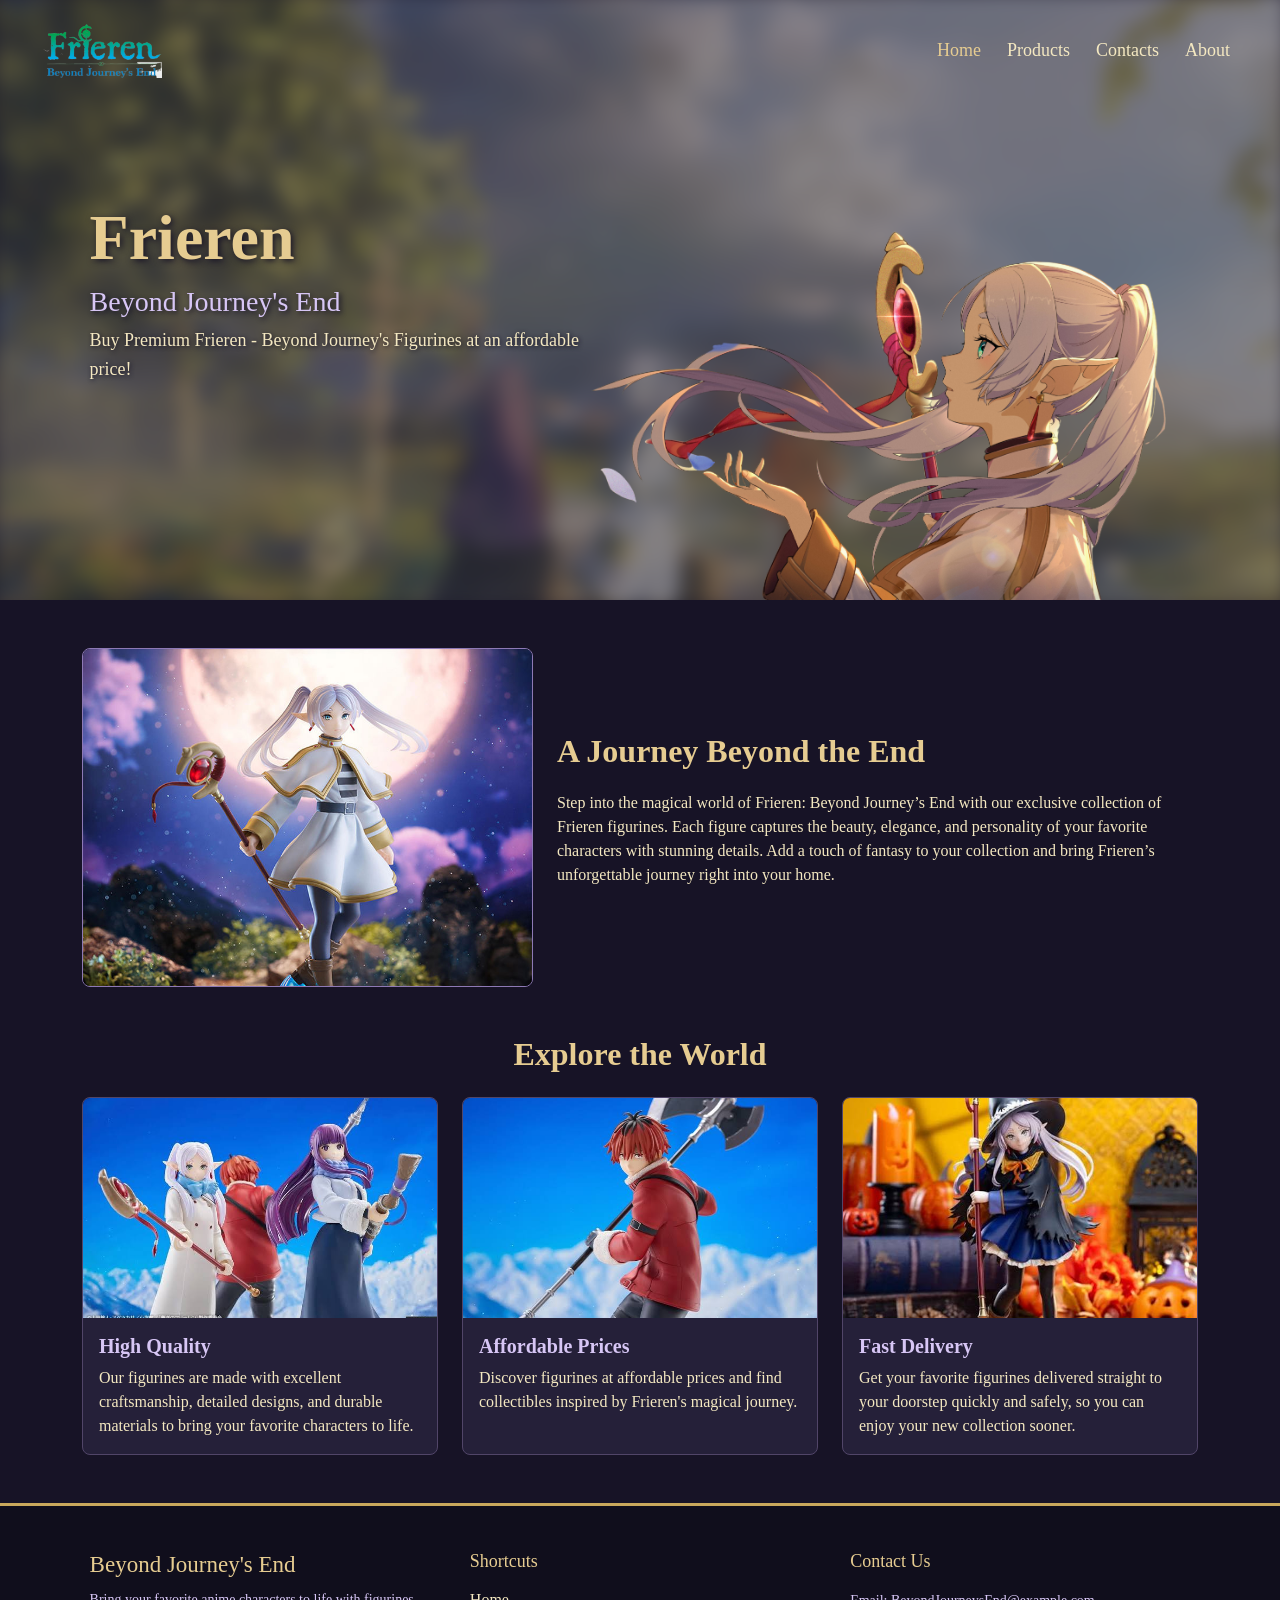
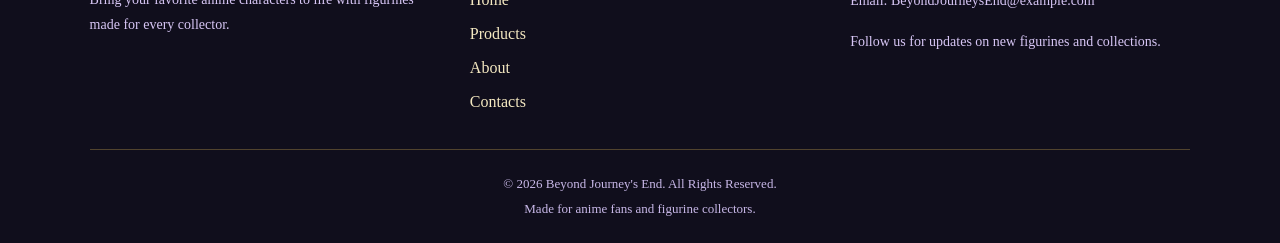
<file: index.html>
<!DOCTYPE html>
<html lang="en">
<head>
    <meta charset="UTF-8">
    <meta name="viewport" content="width=device-width, initial-scale=1.0">
    <title>Frieren | Beyond Journey's End</title>
    <link href="https://cdn.jsdelivr.net/npm/bootstrap@5.3.0-alpha3/dist/css/bootstrap.min.css" rel="stylesheet">
    <link rel="stylesheet" href="css/css.css">
</head>
<body>

    <section class="menu-bar">
        <nav class="navbar navbar-expand-lg">
            <div class="container-fluid">
                <a class="navbar-brand" href="index.html">
                    <img src="images/Frieren_Beyond_Journey's_End_logo.png" alt="Frieren Logo">
                </a>
                <div class="navbar-nav ms-auto">
                    <a class="nav-link active" href="index.html">Home</a>
                    <a class="nav-link" href="product.html">Products</a>
                    <a class="nav-link" href="contacts.html">Contacts</a>
                    <a class="nav-link" href="about.html">About</a>
                </div>
            </div>
        </nav>
    </section>

    <section class="title-cover">
        <div class="background-image" style="background-image: url('images/1357296.png');"></div>
        <div class="title-text">
            <h1>Frieren</h1>
            <h2>Beyond Journey's End</h2>
            <p>Buy Premium Frieren - Beyond Journey's Figurines at an affordable price!</p>
        </div>
        <img src="images/1354394.png" class="cover-image" alt="Frieren Cover">
    </section>

    <section class="home-section">
        <div class="container py-5">
            <div class="row align-items-center g-4">
                <div class="col-md-5">
                    <img src="images/768w.jpg" class="img-fluid home-image" alt="Frieren">
                </div>
                <div class="col-md-7">
                    <h2 class="home-title">A Journey Beyond the End</h2>
                    <p>
                        Step into the magical world of Frieren: Beyond Journey’s End with our exclusive collection of Frieren figurines. Each figure captures the beauty, elegance, and personality of your favorite characters with stunning details. Add a touch of fantasy to your collection and bring Frieren’s unforgettable journey right into your home.
                    </p>
                </div>
            </div>
        </div>

        <div class="container pb-5">
            <h2 class="home-title text-center mb-4">Explore the World</h2>
            <div class="row g-4">
                <div class="col-md-4">
                    <div class="card home-card h-100">
                        <img src="images/images123.jpg" class="card-img-top" alt="Figurine collection">
                        <div class="card-body">
                            <h5 class="card-title">High Quality</h5>
                            <p class="card-text">
                                Our figurines are made with excellent craftsmanship, detailed designs, and durable materials to bring your favorite characters to life.
                            </p>
                        </div>
                    </div>
                </div>

                <div class="col-md-4">
                    <div class="card home-card h-100">
                        <img src="images/asasa.jpg" class="card-img-top" alt="Frieren figurine">
                        <div class="card-body">
                            <h5 class="card-title">Affordable Prices</h5>
                            <p class="card-text">
                                Discover figurines at affordable prices and find collectibles inspired by Frieren's magical journey.
                            </p>
                        </div>
                    </div>
                </div>

                <div class="col-md-4">
                    <div class="card home-card h-100">
                        <img src="images/images321.jpg" class="card-img-top" alt="Frieren characters">
                        <div class="card-body">
                            <h5 class="card-title">Fast Delivery</h5>
                            <p class="card-text">
                                Get your favorite figurines delivered straight to your doorstep quickly and safely, so you can enjoy your new collection sooner.
                            </p>
                        </div>
                    </div>
                </div>
            </div>
        </div>
    </section>

    <footer class="site-footer">
        <div class="footer-container">
            <div class="footer-about">
                <h2>Beyond Journey's End</h2>
                <p>Bring your favorite anime characters to life with figurines made for every collector.</p>
            </div>

            <div class="footer-links">
                <h3>Shortcuts</h3>
                <a href="index.html">Home</a>
                <a href="products.html">Products</a>
                <a href="about.html">About</a>
                <a href="contacts.html">Contacts</a>
            </div>

            <div class="footer-contact">
                <h3>Contact Us</h3>
                <p>Email: BeyondJourneysEnd@example.com</p>
                <p>Follow us for updates on new figurines and collections.</p>
            </div>
        </div>

        <div class="footer-bottom">
            <p>&copy; 2026 Beyond Journey's End. All Rights Reserved.</p>
            <p>Made for anime fans and figurine collectors.</p>
        </div>
    </footer>
    <script src="https://cdn.jsdelivr.net/npm/bootstrap@5.3.0-alpha3/dist/js/bootstrap.bundle.min.js"></script>
</body>
</html>
</file>
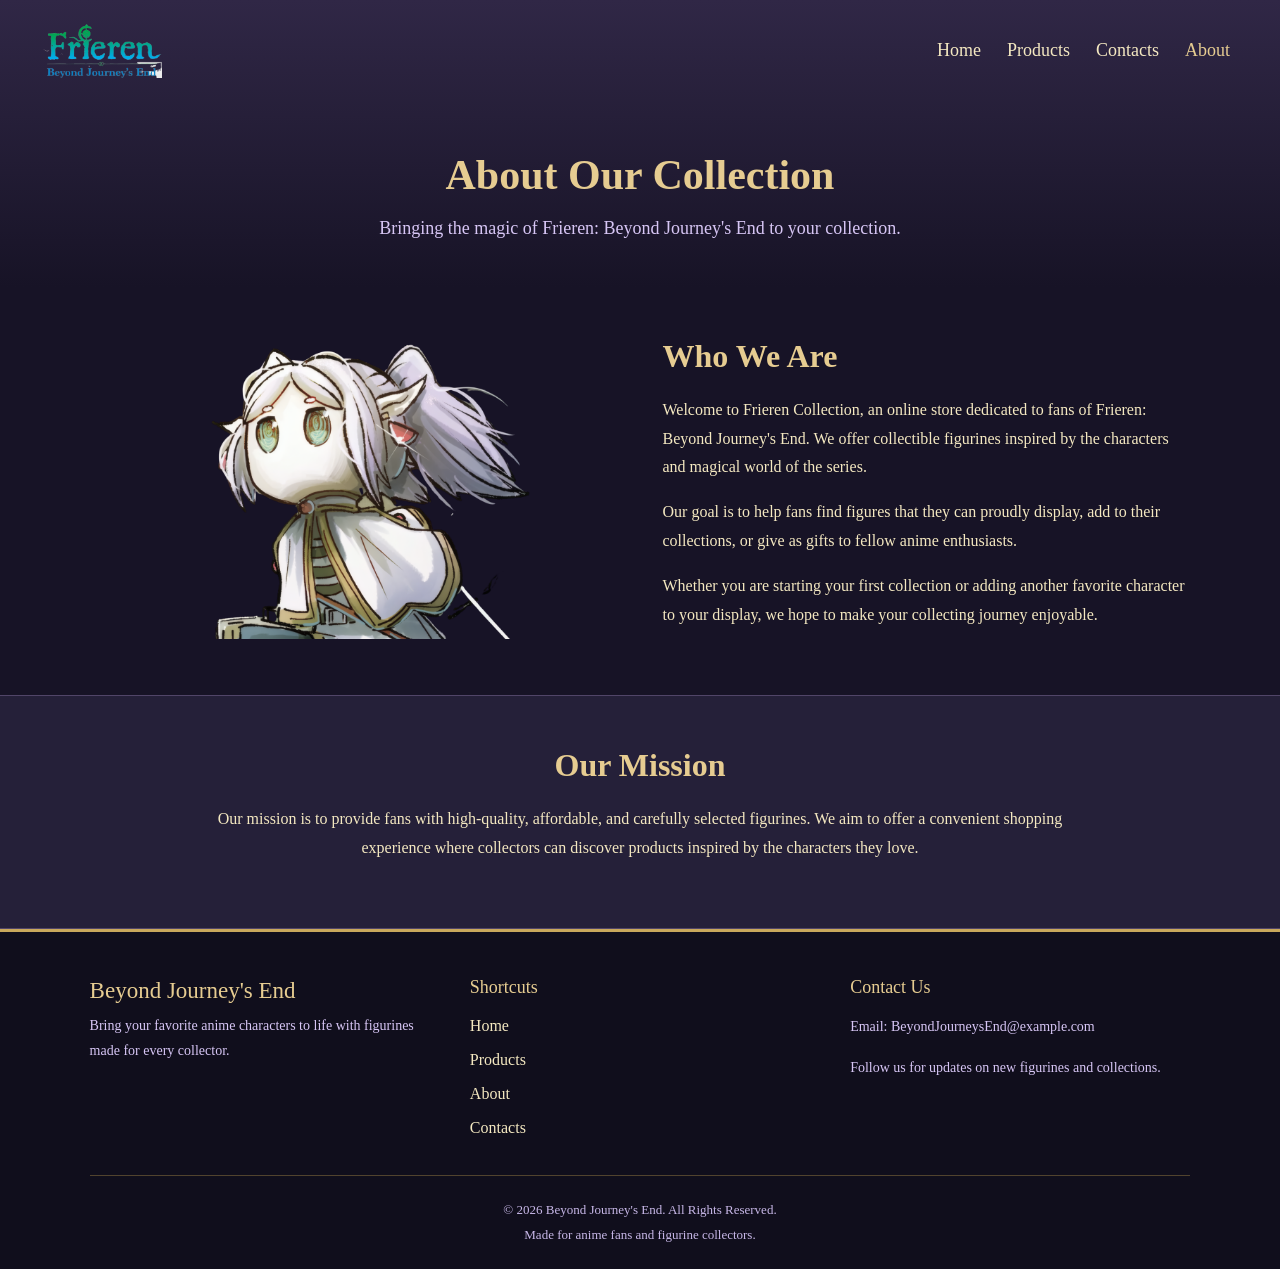
<file: about.html>
<!DOCTYPE html>
<html lang="en">
<head>
    <meta charset="UTF-8">
    <meta name="viewport" content="width=device-width, initial-scale=1.0">
    <title>About Us | Frieren Collection</title>
    <link href="https://cdn.jsdelivr.net/npm/bootstrap@5.3.0-alpha3/dist/css/bootstrap.min.css" rel="stylesheet">
    <link rel="stylesheet" href="css/cssA.css">
</head>
<body>

    <section class="menu-bar">
        <nav class="navbar navbar-expand-lg">
            <div class="container-fluid">
                <a class="navbar-brand" href="index.html">
                    <img src="images/Frieren_Beyond_Journey's_End_logo.png" alt="Frieren Logo">
                </a>
                <div class="navbar-nav ms-auto">
                    <a class="nav-link" href="index.html">Home</a>
                    <a class="nav-link" href="product.html">Products</a>
                    <a class="nav-link" href="contacts.html">Contacts</a>
                    <a class="nav-link active" href="about.html">About</a>
                </div>
            </div>
        </nav>
    </section>

    <section class="about-header">
        <h1>About Our Collection</h1>
        <p>Bringing the magic of Frieren: Beyond Journey's End to your collection.</p>
    </section>

    <section class="about-section">
        <div class="about-container">
            <div class="about-image">
                <img src="images/1367731(1).png" alt="Frieren Collection">
            </div>

            <div class="about-text">
                <h2>Who We Are</h2>
                <p>
                    Welcome to Frieren Collection, an online store dedicated to fans of Frieren: Beyond Journey's End. We offer collectible figurines inspired by the characters and magical world of the series.
                </p>

                <p>
                    Our goal is to help fans find figures that they can proudly display, add to their collections, or give as gifts to fellow anime enthusiasts.
                </p>

                <p>
                    Whether you are starting your first collection or adding another favorite character to your display, we hope to make your collecting journey enjoyable.
                </p>
            </div>
        </div>
    </section>

    <section class="mission-section">
        <div class="mission-container">
            <h2>Our Mission</h2>
            <p>
                Our mission is to provide fans with high-quality, affordable, and carefully selected figurines. We aim to offer a convenient shopping experience where collectors can discover products inspired by the characters they love.
            </p>
        </div>
    </section>

    <footer class="site-footer">
        <div class="footer-container">
            <div class="footer-about">
                <h2>Beyond Journey's End</h2>
                <p>Bring your favorite anime characters to life with figurines made for every collector.</p>
            </div>

            <div class="footer-links">
                <h3>Shortcuts</h3>
                <a href="index.html">Home</a>
                <a href="products.html">Products</a>
                <a href="about.html">About</a>
                <a href="contacts.html">Contacts</a>
            </div>

            <div class="footer-contact">
                <h3>Contact Us</h3>
                <p>Email: BeyondJourneysEnd@example.com</p>
                <p>Follow us for updates on new figurines and collections.</p>
            </div>
        </div>

        <div class="footer-bottom">
            <p>&copy; 2026 Beyond Journey's End. All Rights Reserved.</p>
            <p>Made for anime fans and figurine collectors.</p>
        </div>
    </footer>
    <script src="https://cdn.jsdelivr.net/npm/bootstrap@5.3.0-alpha3/dist/js/bootstrap.bundle.min.js"></script>
</body>
</html>
</file>
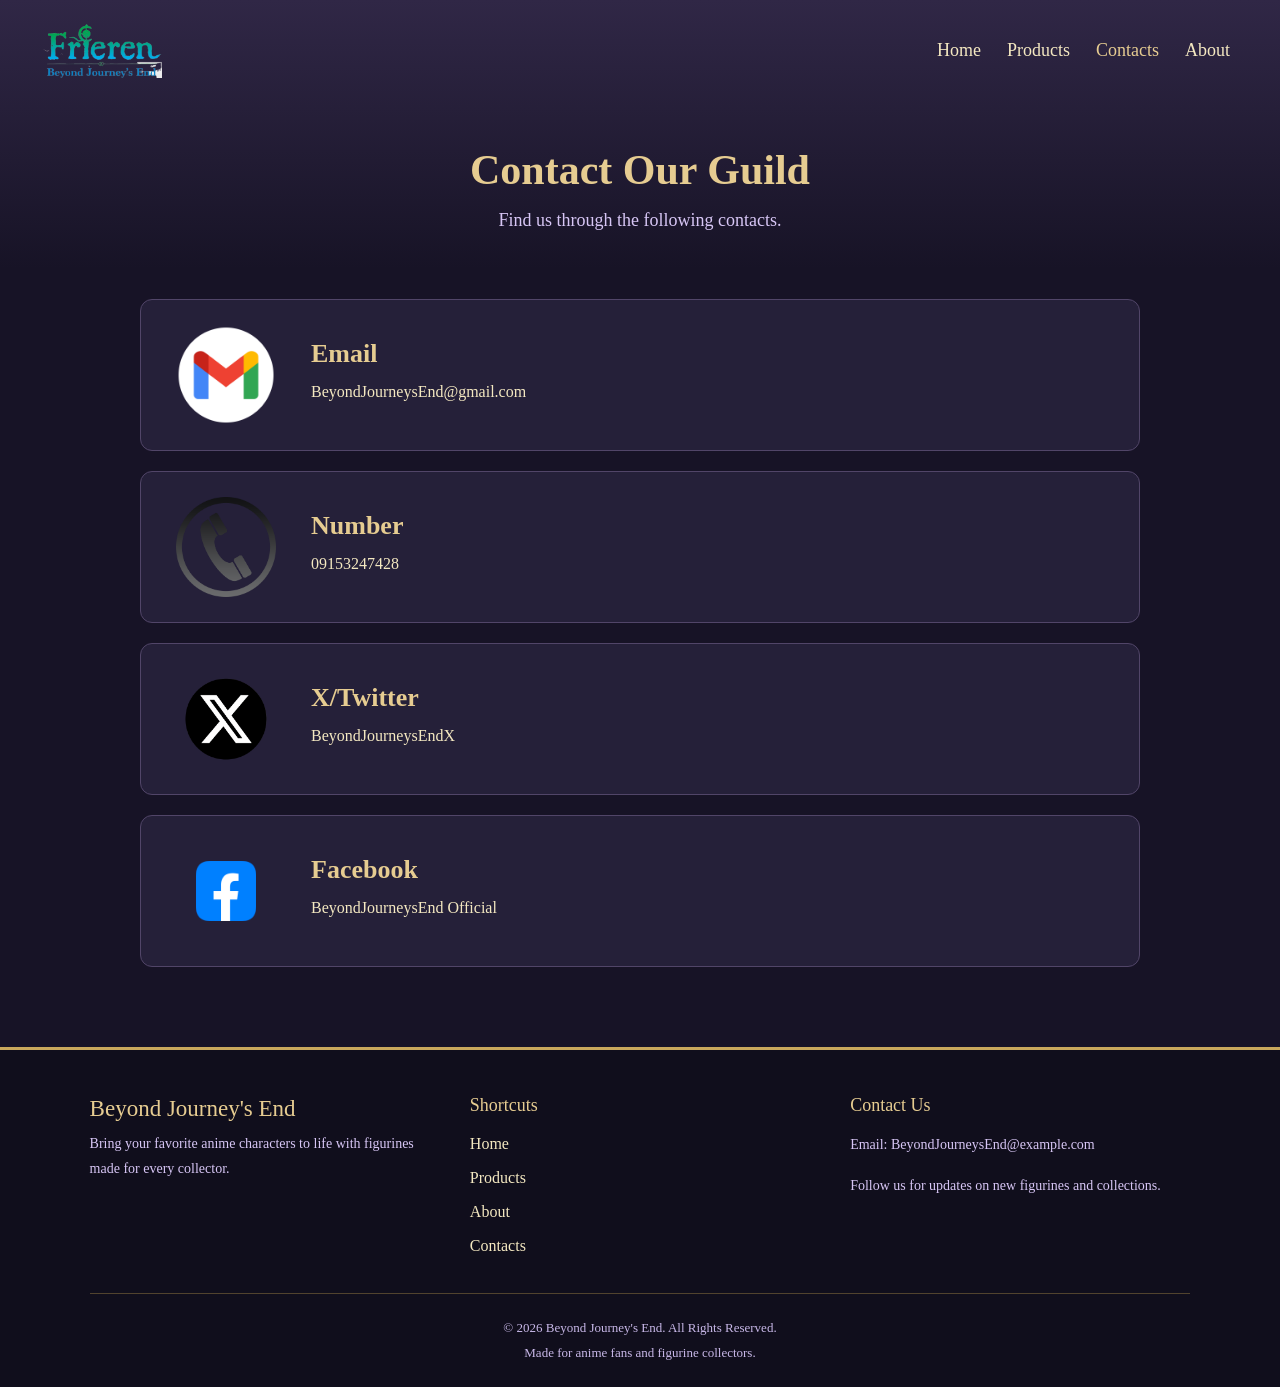
<file: contacts.html>
<!DOCTYPE html>
<html lang="en">
<head>
    <meta charset="UTF-8">
    <meta name="viewport" content="width=device-width, initial-scale=1.0">
    <title>Contacts | Frieren Collection</title>
    <link href="https://cdn.jsdelivr.net/npm/bootstrap@5.3.0-alpha3/dist/css/bootstrap.min.css" rel="stylesheet">
    <link rel="stylesheet" href="css/cssC.css">
</head>
<body>

    <section class="menu-bar">
        <nav class="navbar navbar-expand-lg">
            <div class="container-fluid">
                <a class="navbar-brand" href="index.html">
                    <img src="images/Frieren_Beyond_Journey's_End_logo.png" alt="Frieren Logo">
                </a>
                <div class="navbar-nav ms-auto">
                    <a class="nav-link" href="index.html">Home</a>
                    <a class="nav-link" href="product.html">Products</a>
                    <a class="nav-link active" href="contacts.html">Contacts</a>
                    <a class="nav-link" href="about.html">About</a>
                </div>
            </div>
        </nav>
    </section>

    <section class="contact-header">
        <h1>Contact Our Guild</h1>
        <p>Find us through the following contacts.</p>
    </section>

    <div class="contact-container">
        <div class="contact-item">
            <img src="images/gmail-icon-free-png.webp" alt="Email icon">
            <div class="contact-text">
                <h3>Email</h3>
                <p>BeyondJourneysEnd@gmail.com</p>
            </div>
        </div>

        <div class="contact-item">
            <img src="images/contact-phone-icon-4.png" alt="Phone icon">
            <div class="contact-text">
                <h3>Number</h3>
                <p>09153247428</p>
            </div>
        </div>

        <div class="contact-item">
            <img src="images/cfd6e263381809648694499de538d1a2.png" alt="X or Twitter icon">
            <div class="contact-text">
                <h3>X/Twitter</h3>
                <p>BeyondJourneysEndX</p>
            </div>
        </div>

        <div class="contact-item">
            <img src="images/facebook-logo-facebook-icon-transparent-free-png.webp" alt="Facebook icon">
            <div class="contact-text">
                <h3>Facebook</h3>
                <p>BeyondJourneysEnd Official</p>
            </div>
        </div>
    </div>

    <footer class="site-footer">
        <div class="footer-container">
            <div class="footer-about">
                <h2>Beyond Journey's End</h2>
                <p>Bring your favorite anime characters to life with figurines made for every collector.</p>
            </div>

            <div class="footer-links">
                <h3>Shortcuts</h3>
                <a href="index.html">Home</a>
                <a href="products.html">Products</a>
                <a href="about.html">About</a>
                <a href="contacts.html">Contacts</a>
            </div>

            <div class="footer-contact">
                <h3>Contact Us</h3>
                <p>Email: BeyondJourneysEnd@example.com</p>
                <p>Follow us for updates on new figurines and collections.</p>
            </div>
        </div>

        <div class="footer-bottom">
            <p>&copy; 2026 Beyond Journey's End. All Rights Reserved.</p>
            <p>Made for anime fans and figurine collectors.</p>
        </div>
    </footer>
    <script src="https://cdn.jsdelivr.net/npm/bootstrap@5.3.0-alpha3/dist/js/bootstrap.bundle.min.js"></script>
</body>
</html>
</file>
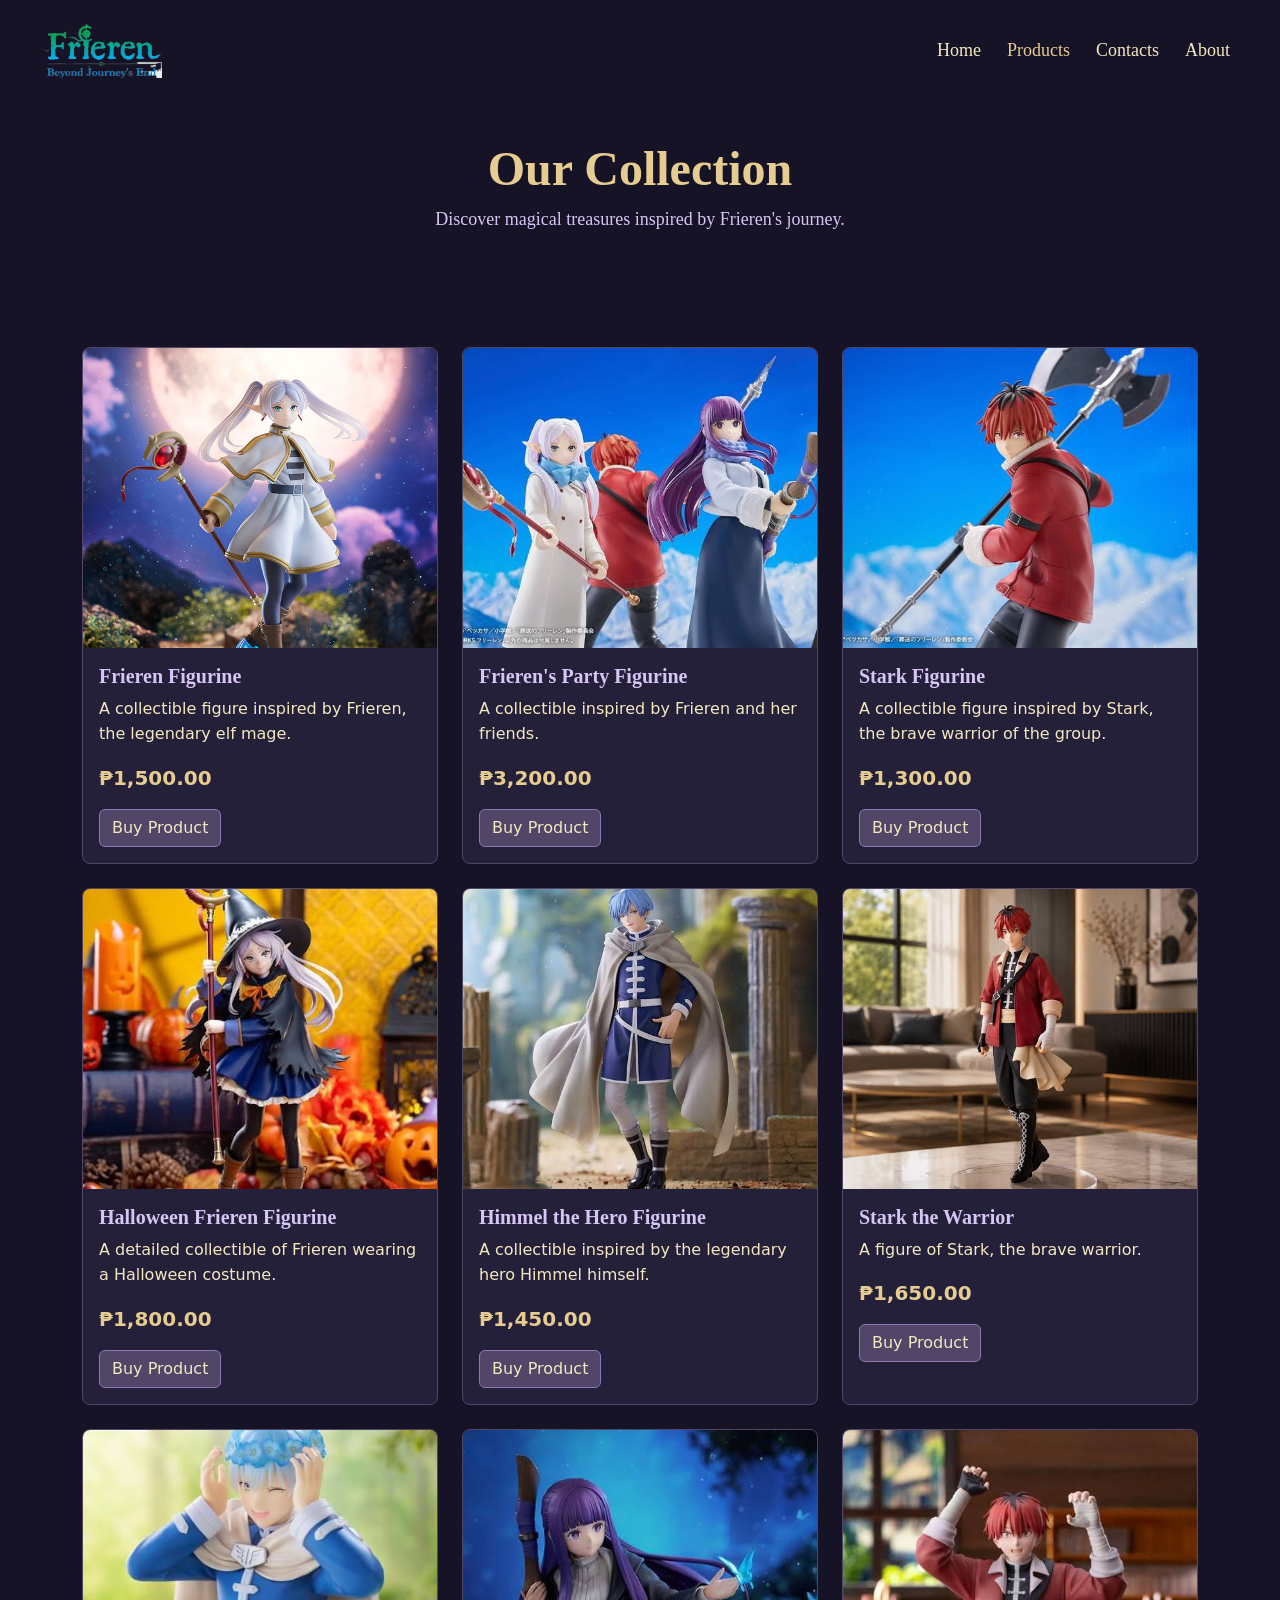
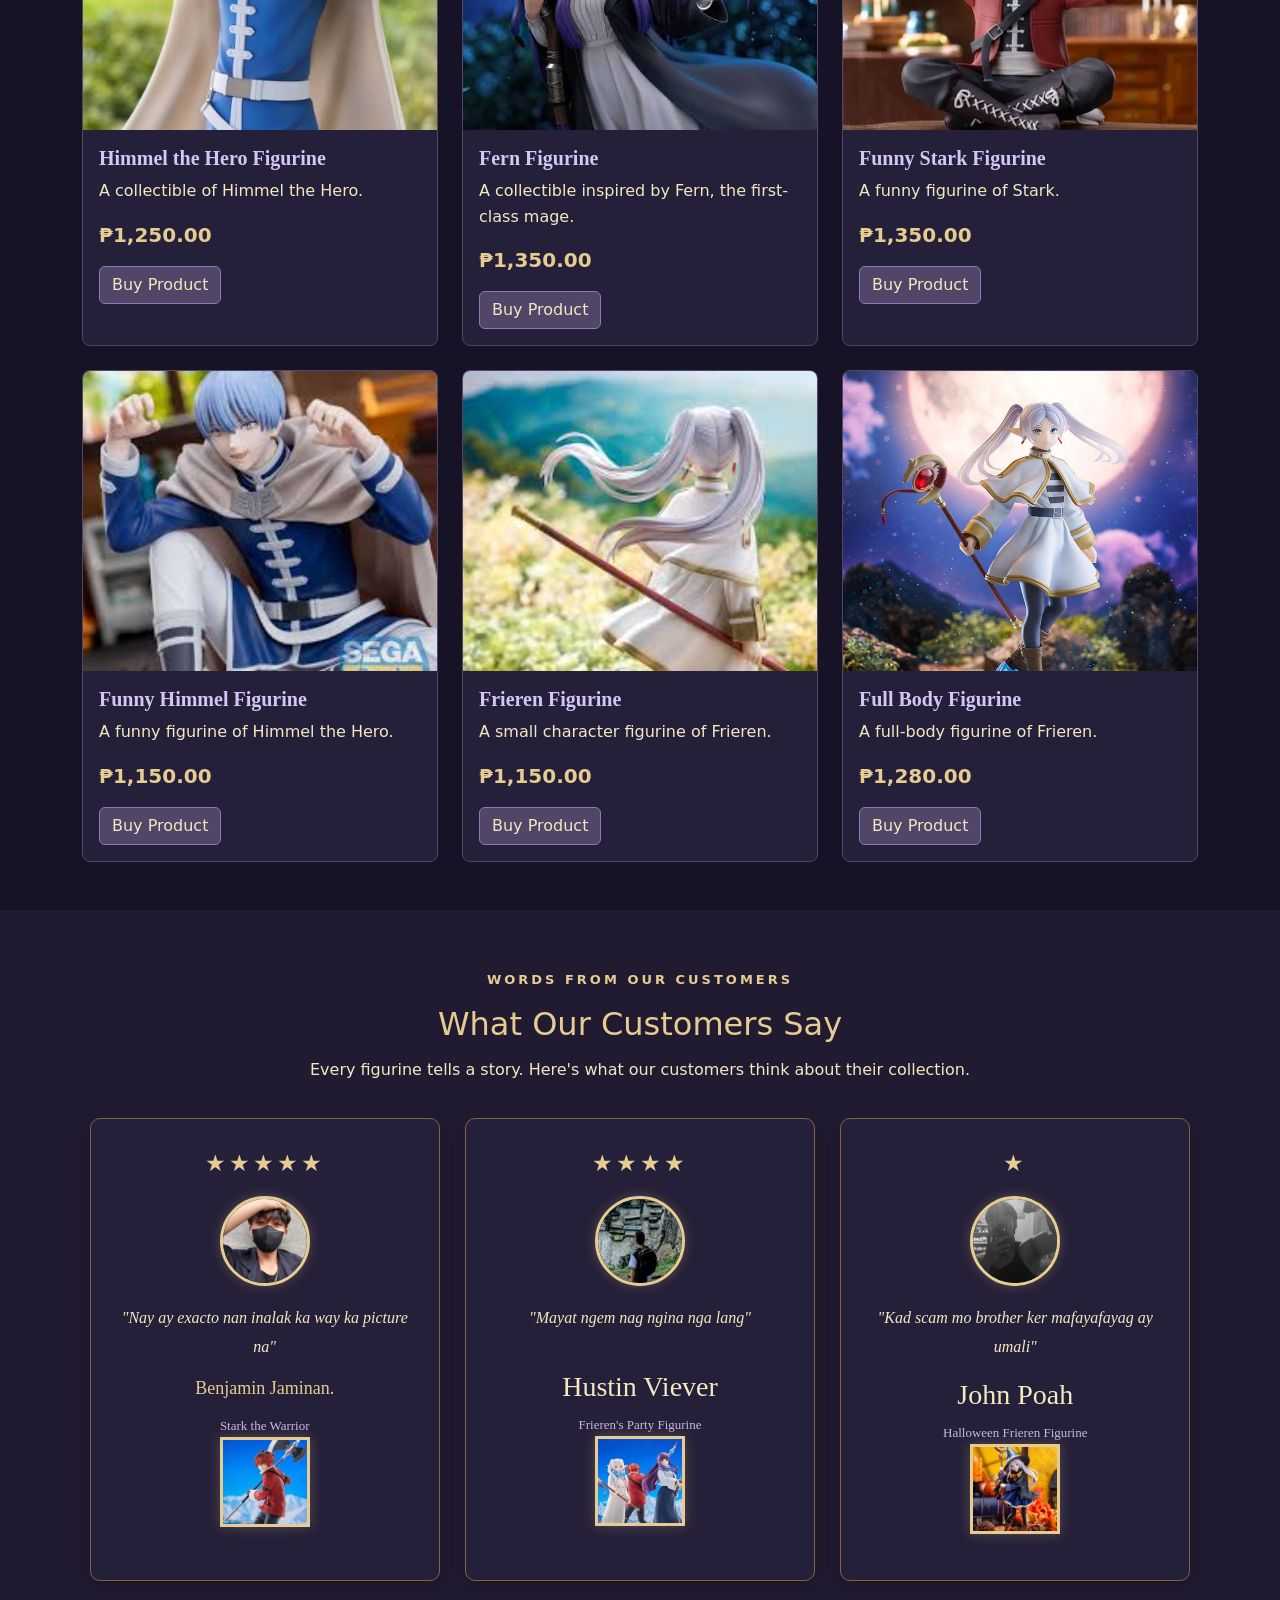
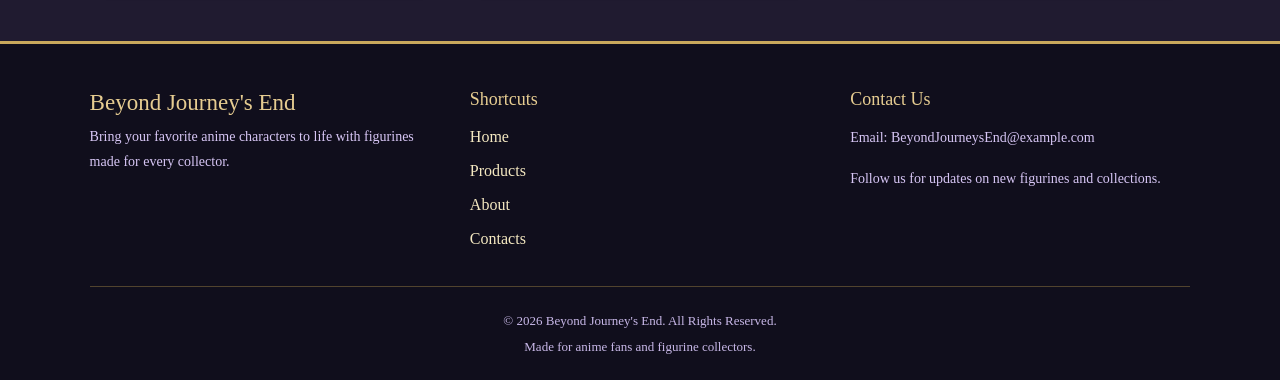
<file: product.html>
<!DOCTYPE html>
<html lang="en">
<head>
    <meta charset="UTF-8">
    <meta name="viewport" content="width=device-width, initial-scale=1.0">
    <title>Products | Frieren</title>
    <link href="https://cdn.jsdelivr.net/npm/bootstrap@5.3.0-alpha3/dist/css/bootstrap.min.css" rel="stylesheet">
    <link rel="stylesheet" href="css/cssP.css">
</head>
<body>

    <section class="menu-bar">
        <nav class="navbar navbar-expand-lg">
            <div class="container-fluid">
                <a class="navbar-brand" href="index.html">
                    <img src="images/Frieren_Beyond_Journey's_End_logo.png" alt="Frieren Logo">
                </a>
                <div class="navbar-nav ms-auto">
                    <a class="nav-link" href="index.html">Home</a>
                    <a class="nav-link active" href="product.html">Products</a>
                    <a class="nav-link" href="contacts.html">Contacts</a>
                    <a class="nav-link" href="about.html">About</a>
                </div>
            </div>
        </nav>
    </section>

    <section class="products-header">
        <h1>Our Collection</h1>
        <p>Discover magical treasures inspired by Frieren's journey.</p>
    </section>

    <section class="products-section">
        <div class="container py-5">
            <div class="row g-4">
                <div class="col-md-4">
                    <div class="card product-card h-100">
                        <img src="images/768w.jpg" class="card-img-top">
                        <div class="card-body">
                            <h5 class="card-title">Frieren Figurine</h5>
                            <p class="card-text">A collectible figure inspired by Frieren, the legendary elf mage.</p>
                            <p class="product-price">₱1,500.00</p>
                            <a class="btn home-button">Buy Product</a>
                        </div>
                    </div>
                </div>

                <div class="col-md-4">
                    <div class="card product-card h-100">
                        <img src="images/images123.jpg" class="card-img-top">
                        <div class="card-body">
                            <h5 class="card-title">Frieren's Party Figurine</h5>
                            <p class="card-text">A collectible inspired by Frieren and her friends.</p>
                            <p class="product-price">₱3,200.00</p>
                            <a class="btn home-button">Buy Product</a>
                        </div>
                    </div>
                </div>

                <div class="col-md-4">
                    <div class="card product-card h-100">
                        <img src="images/asasa.jpg" class="card-img-top">
                        <div class="card-body">
                            <h5 class="card-title">Stark Figurine</h5>
                            <p class="card-text">A collectible figure inspired by Stark, the brave warrior of the group.</p>
                            <p class="product-price">₱1,300.00</p>
                            <a class="btn home-button">Buy Product</a>
                        </div>
                    </div>
                </div>

                <div class="col-md-4">
                    <div class="card product-card h-100">
                        <img src="images/images321.jpg" class="card-img-top">
                        <div class="card-body">
                            <h5 class="card-title">Halloween Frieren Figurine</h5>
                            <p class="card-text">A detailed collectible of Frieren wearing a Halloween costume.</p>
                            <p class="product-price">₱1,800.00</p>
                            <a class="btn home-button">Buy Product</a>
                        </div>
                    </div>
                </div>

                <div class="col-md-4">
                    <div class="card product-card h-100">
                        <img src="images/imagese.jpg" class="card-img-top"">
                        <div class="card-body">
                            <h5 class="card-title">Himmel the Hero Figurine</h5>
                            <p class="card-text">A collectible inspired by the legendary hero Himmel himself.</p>
                            <p class="product-price">₱1,450.00</p>
                            <a class="btn home-button">Buy Product</a>
                        </div>
                    </div>
                </div>

                <div class="col-md-4">
                    <div class="card product-card h-100">
                        <img src="images/imagesb.jpg" class="card-img-top">
                        <div class="card-body">
                            <h5 class="card-title">Stark the Warrior</h5>
                            <p class="card-text">A figure of Stark, the brave warrior.</p>
                            <p class="product-price">₱1,650.00</p>
                            <a class="btn home-button">Buy Product</a>
                        </div>
                    </div>
                </div>

                <div class="col-md-4">
                    <div class="card product-card h-100">
                        <img src="images/imagesc.jpg" class="card-img-top">
                        <div class="card-body">
                            <h5 class="card-title">Himmel the Hero Figurine</h5>
                            <p class="card-text">A collectible of Himmel the Hero.</p>
                            <p class="product-price">₱1,250.00</p>
                            <a class="btn home-button">Buy Product</a>
                        </div>
                    </div>
                </div>

                <div class="col-md-4">
                    <div class="card product-card h-100">
                        <img src="images/imagesas.jpg" class="card-img-top">
                        <div class="card-body">
                            <h5 class="card-title">Fern Figurine</h5>
                            <p class="card-text">A collectible inspired by Fern, the first-class mage.</p>
                            <p class="product-price">₱1,350.00</p>
                            <a class="btn home-button">Buy Product</a>
                        </div>
                    </div>
                </div>

                <div class="col-md-4">
                    <div class="card product-card h-100">
                        <img src="images/imagesa.jpg" class="card-img-top">
                        <div class="card-body">
                            <h5 class="card-title">Funny Stark Figurine</h5>
                            <p class="card-text">A funny figurine of Stark.</p>
                            <p class="product-price">₱1,350.00</p>
                            <a class="btn home-button">Buy Product</a>
                        </div>
                    </div>
                </div>

                <div class="col-md-4">
                    <div class="card product-card h-100">
                        <img src="images/imagesr.jpg" class="card-img-top">
                        <div class="card-body">
                            <h5 class="card-title">Funny Himmel Figurine</h5>
                            <p class="card-text">A funny figurine of Himmel the Hero.</p>
                            <p class="product-price">₱1,150.00</p>
                            <a class="btn home-button">Buy Product</a>
                        </div>
                    </div>
                </div>

                <div class="col-md-4">
                    <div class="card product-card h-100">
                        <img src="images/imagesxc.jpg" class="card-img-top">
                        <div class="card-body">
                            <h5 class="card-title">Frieren Figurine</h5>
                            <p class="card-text">A small character figurine of Frieren.</p>
                            <p class="product-price">₱1,150.00</p>
                            <a class="btn home-button">Buy Product</a>
                        </div>
                    </div>
                </div>

                <div class="col-md-4">
                    <div class="card product-card h-100">
                        <img src="images/768w.jpg" class="card-img-top"">
                        <div class="card-body">
                            <h5 class="card-title">Full Body Figurine</h5>
                            <p class="card-text">A full-body figurine of Frieren.</p>
                            <p class="product-price">₱1,280.00</p>
                            <a class="btn home-button">Buy Product</a>
                        </div>
                    </div>
                </div>

            </div>
        </div>
    </section>

    <section class="testimonials">
        <div class="testimonial-heading">
            <p class="section-subtitle">WORDS FROM OUR CUSTOMERS</p>
            <h2>What Our Customers Say</h2>
            <p>Every figurine tells a story. Here's what our customers think about their collection.</p>
        </div>

        <div class="testimonial-container">
            <div class="testimonial-card">
                <div class="stars">★★★★★</div>
                <img src="images/518318065_733477859275456_7110477093471759932_n.jpg" class="testimonial-pic">
                <p class="testimonial-text">"Nay ay exacto nan inalak ka way ka picture na"</p>
                <h2>Benjamin Jaminan.</h2>
                <span>Stark the Warrior</span>
                <img src="images/asasa.jpg" class="testimonial-product">
            </div>

            <div class="testimonial-card">
                <div class="stars">★★★★</div>
                <img src="images/535674108_122137559918715645_767105916465594030_n.jpg" class="testimonial-pic">
                <p class="testimonial-text">"Mayat ngem nag ngina nga lang"</p>
                <h3>Hustin Viever</h2>
                <span>Frieren's Party Figurine</span>
                <img src="images/images123.jpg" class="testimonial-product">
            </div>

            <div class="testimonial-card">
                <div class="stars">★</div>
                <img src="images/540001643_792863946756743_6419239595210725665_n.jpg" class="testimonial-pic">
                <p class="testimonial-text">"Kad scam mo brother ker mafayafayag ay umali"</p>
                <h3>John Poah</h2>
                <span>Halloween Frieren Figurine</span>
                <img src="images/images321.jpg" class="testimonial-product">
            </div>
        </div>
    </section>

    <footer class="site-footer">
        <div class="footer-container">
            <div class="footer-about">
                <h2>Beyond Journey's End</h2>
                <p>Bring your favorite anime characters to life with figurines made for every collector.</p>
            </div>

            <div class="footer-links">
                <h3>Shortcuts</h3>
                <a href="index.html">Home</a>
                <a href="products.html">Products</a>
                <a href="about.html">About</a>
                <a href="contacts.html">Contacts</a>
            </div>

            <div class="footer-contact">
                <h3>Contact Us</h3>
                <p>Email: BeyondJourneysEnd@example.com</p>
                <p>Follow us for updates on new figurines and collections.</p>
            </div>
        </div>

        <div class="footer-bottom">
            <p>&copy; 2026 Beyond Journey's End. All Rights Reserved.</p>
            <p>Made for anime fans and figurine collectors.</p>
        </div>
    </footer>
    <script src="https://cdn.jsdelivr.net/npm/bootstrap@5.3.0-alpha3/dist/js/bootstrap.bundle.min.js"></script>
</body>
</html>
</file>
<file: css/css.css>
body {
    margin: 0;
    background-color: #171326;
}

.menu-bar {
    position: absolute;
    top: 0;
    left: 0;
    width: 100%;
    z-index: 1000;
    background-color: transparent;
}

.menu-bar .navbar {
    width: 100%;
    padding: 10px 30px;
}

.menu-bar .container-fluid {
    display: flex;
    align-items: center;
    width: 100%;
}

.menu-bar .navbar-brand {
    display: flex;
    align-items: center;
    padding: 0;
    margin: 0;
}

.menu-bar .navbar-brand img {
    display: block;
    width: 120px;
    height: 80px;
    object-fit: contain;
}

.menu-bar .navbar-nav {
    display: flex;
    flex-direction: row;
    align-items: center;
    gap: 10px;
    margin-left: auto;
}

.menu-bar .nav-link {
    color: #f4e8c1;
    font-family: "Palatino Linotype", "Book Antiqua", Georgia, serif;
    font-size: 18px;
    padding: 10px 12px;
    margin: 0;
    text-decoration: none;
    transition: color 0.2s ease;
}

.menu-bar .nav-link:hover,
.menu-bar .nav-link.active {
    color: #e6cc91;
}

.title-cover {
    position: relative;
    width: 100%;
    height: 600px;
    overflow: hidden;
    background-color: #171326;
}

.background-image {
    position: absolute;
    inset: -10px;

    background-size: cover;
    background-position: center;
    background-repeat: no-repeat;

    filter: blur(10px);
    opacity: 0.5;
}

.title-text {
    position: absolute;
    top: 50%;
    left: 7%;
    transform: translateY(-50%);
    width: 40%;
    color: #f4e8c1;
}

.title-text h1 {
    font-family: "Palatino Linotype", "Book Antiqua", Georgia, serif;
    font-size: 64px;
    font-weight: bold;
    color: #e6cc91;
    text-shadow: 2px 2px 6px #171326;
}

.title-text h2 {
    font-family: "Palatino Linotype", "Book Antiqua", Georgia, serif;
    font-size: 28px;
    color: #d7c6f5;
    text-shadow: 2px 2px 5px #171326;
}

.title-text p {
    font-family: Georgia, serif;
    font-size: 18px;
    line-height: 1.6;
    color: #f4e8c1;
    text-shadow: 1px 1px 4px #171326;
}

.cover-image {
    position: absolute;
    right: 0;
    bottom: 0;
    height: 120%;
    width: 60%;
    object-fit: contain;
    object-position: right bottom;
}

.home-section {
    background-color: #171326;
    color: #f4e8c1;
    font-family: Georgia, serif;
}

.home-title {
    font-family: "Palatino Linotype", "Book Antiqua", Georgia, serif;
    color: #e6cc91;
    font-weight: bold;
    margin-bottom: 20px;
}

.home-image {
    width: 100%;
    max-height: 420px;
    object-fit: cover;
    border: 1px solid #8d79b5;
    border-radius: 8px;
}

.home-card {
    background-color: #252039;
    color: #f4e8c1;
    border: 1px solid #514568;
    border-radius: 8px;
    overflow: hidden;
}

.home-card .card-img-top {
    height: 220px;
    object-fit: cover;
}

.home-card .card-title {
    font-family: "Palatino Linotype", "Book Antiqua", Georgia, serif;
    color: #d7c6f5;
    font-weight: bold;
}

.site-footer {
    background-color: #100e1c;
    color: #f4e8c1;
    border-top: 3px solid #c9a85c;
    padding: 45px 7% 0;
    font-family: "Palatino Linotype", "Book Antiqua", Georgia, serif;
}

.footer-container {
    display: flex;
    justify-content: space-between;
    gap: 40px;
    flex-wrap: wrap;
    max-width: 1200px;
    margin: auto;
    padding-bottom: 35px;
}

.footer-about,
.footer-links,
.footer-contact {
    flex: 1 1 220px;
}

.footer-about h2 {
    color: #e6cc91;
    font-size: 23px;
}

.footer-container h3 {
    color: #e6cc91;
    font-size: 18px;
    margin-bottom: 15px;
}

.footer-about p,
.footer-contact p {
    color: #d7c6f5;
    line-height: 1.8;
    font-size: 14px;
}

.footer-links {
    display: flex;
    flex-direction: column;
    align-items: flex-start;
    gap: 10px;
}

.footer-links h3 {
    margin-bottom: 5px;
}

.footer-links a {
    color: #f4e8c1;
    text-decoration: none;
    transition: color 0.2s ease;
}

.footer-links a:hover {
    color: #e6cc91;
}

.footer-bottom {
    border-top: 1px solid #51432e;
    padding: 18px 0;
    text-align: center;
}

.footer-bottom p {
    color: #c8b8e8;
    font-size: 13px;
    margin: 6px 0;
}
</file>
<file: css/cssA.css>
body {
    margin: 0;
    background-color: #171326;
    color: #f4e8c1;
    font-family: Georgia, serif;
}

.menu-bar {
    position: absolute;
    top: 0;
    left: 0;
    width: 100%;
    z-index: 1000;
    background-color: transparent;
}

.menu-bar .navbar {
    width: 100%;
    padding: 10px 30px;
}

.menu-bar .container-fluid {
    display: flex;
    align-items: center;
    width: 100%;
}

.menu-bar .navbar-brand {
    display: flex;
    align-items: center;
    padding: 0;
    margin: 0;
}

.menu-bar .navbar-brand img {
    display: block;
    width: 120px;
    height: 80px;
    object-fit: contain;
}

.menu-bar .navbar-nav {
    display: flex;
    flex-direction: row;
    align-items: center;
    gap: 10px;
    margin-left: auto;
}

.menu-bar .nav-link {
    color: #f4e8c1;
    font-family: "Palatino Linotype", "Book Antiqua", Georgia, serif;
    font-size: 18px;
    padding: 10px 12px;
    margin: 0;
    text-decoration: none;
    transition: color 0.2s ease;
}

.menu-bar .nav-link:hover,
.menu-bar .nav-link.active {
    color: #e6cc91;
}

.about-header {
    padding: 150px 20px 45px;
    text-align: center;
    background: linear-gradient(180deg, #302746, #171326);
}

.about-header h1 {
    margin-bottom: 15px;
    color: #e6cc91;
    font-family: "Palatino Linotype", "Book Antiqua", Georgia, serif;
    font-size: 42px;
    font-weight: bold;
}

.about-header p {
    margin: 0;
    color: #d7c6f5;
    font-size: 18px;
}

.about-section {
    padding: 50px 20px;
}

.about-container {
    display: flex;
    align-items: center;
    gap: 45px;
    max-width: 1100px;
    margin: 0 auto;
}

.about-image {
    flex: 1;
}

.about-image img {
    display: block;
    width: 100%;
    max-height: 400px;
    object-fit: contain;
    border-radius: 10px;
}

.about-text {
    flex: 1;
}

.about-text h2,
.mission-container h2 {
    margin-bottom: 20px;
    color: #e6cc91;
    font-family: "Palatino Linotype", "Book Antiqua", Georgia, serif;
    font-size: 32px;
    font-weight: bold;
}

.about-text p,
.mission-container p {
    color: #f4e8c1;
    font-size: 16px;
    line-height: 1.8;
}

.mission-section {
    padding: 50px 20px;
    background-color: #252039;
    border-top: 1px solid #514568;
    border-bottom: 1px solid #514568;
}

.mission-container {
    max-width: 850px;
    margin: 0 auto;
    text-align: center;
}

.site-footer {
    background-color: #100e1c;
    color: #f4e8c1;
    border-top: 3px solid #c9a85c;
    padding: 45px 7% 0;
    font-family: "Palatino Linotype", "Book Antiqua", Georgia, serif;
}

.footer-container {
    display: flex;
    justify-content: space-between;
    gap: 40px;
    flex-wrap: wrap;
    max-width: 1200px;
    margin: auto;
    padding-bottom: 35px;
}

.footer-about,
.footer-links,
.footer-contact {
    flex: 1 1 220px;
}

.footer-about h2 {
    color: #e6cc91;
    font-size: 23px;
}

.footer-container h3 {
    color: #e6cc91;
    font-size: 18px;
    margin-bottom: 15px;
}

.footer-about p,
.footer-contact p {
    color: #d7c6f5;
    line-height: 1.8;
    font-size: 14px;
}

.footer-links {
    display: flex;
    flex-direction: column;
    align-items: flex-start;
    gap: 10px;
}

.footer-links h3 {
    margin-bottom: 5px;
}

.footer-links a {
    color: #f4e8c1;
    text-decoration: none;
    transition: color 0.2s ease;
}

.footer-links a:hover {
    color: #e6cc91;
}

.footer-bottom {
    border-top: 1px solid #51432e;
    padding: 18px 0;
    text-align: center;
}

.footer-bottom p {
    color: #c8b8e8;
    font-size: 13px;
    margin: 6px 0;
}
</file>
<file: css/cssC.css>
body {
    margin: 0;
    background-color: #171326;
    color: #f4e8c1;
    font-family: Georgia, serif;
}

.menu-bar {
    position: absolute;
    top: 0;
    left: 0;
    width: 100%;
    z-index: 1000;
    background-color: transparent;
}

.menu-bar .navbar {
    width: 100%;
    padding: 10px 30px;
}

.menu-bar .container-fluid {
    display: flex;
    align-items: center;
    width: 100%;
}

.menu-bar .navbar-brand {
    display: flex;
    align-items: center;
    padding: 0;
    margin: 0;
}

.menu-bar .navbar-brand img {
    display: block;
    width: 120px;
    height: 80px;
    object-fit: contain;
}

.menu-bar .navbar-nav {
    display: flex;
    flex-direction: row;
    align-items: center;
    gap: 10px;
    margin-left: auto;
}

.menu-bar .nav-link {
    color: #f4e8c1;
    font-family: "Palatino Linotype", "Book Antiqua", Georgia, serif;
    font-size: 18px;
    padding: 10px 12px;
    margin: 0;
    text-decoration: none;
    transition: color 0.2s ease;
}

.menu-bar .nav-link:hover,
.menu-bar .nav-link.active {
    color: #e6cc91;
}

.contact-header {
    padding: 145px 20px 35px;
    text-align: center;
    background: linear-gradient(180deg, #302746, #171326);
}

.contact-header h1 {
    margin-bottom: 12px;
    font-family: "Palatino Linotype", "Book Antiqua", Georgia, serif;
    font-size: 42px;
    font-weight: bold;
    color: #e6cc91;
}

.contact-header p {
    margin-bottom: 0;
    color: #d7c6f5;
    font-size: 18px;
}

.contact-container {
    width: 90%;
    max-width: 1000px;
    margin: 0 auto;
    padding: 30px 0 60px;
}

.contact-item {
    display: flex;
    flex-direction: row;
    align-items: center;
    gap: 35px;
    width: 100%;
    min-height: 150px;
    padding: 25px 35px;
    margin-bottom: 20px;
    background-color: #252039;
    border: 1px solid #514568;
    border-radius: 12px;
    box-sizing: border-box;
}

.contact-item img {
    display: block;
    width: 100px;
    height: 100px;
    object-fit: contain;
    flex-shrink: 0;
}

.contact-text {
    flex: 1;
    min-width: 0;
    text-align: left;
}

.contact-text h3 {
    margin: 0 0 10px;
    font-family: "Palatino Linotype", "Book Antiqua", Georgia, serif;
    font-size: 26px;
    font-weight: bold;
    color: #e6cc91;
}

.contact-text p {
    margin: 0 0 8px;
    color: #f4e8c1;
    font-size: 16px;
    line-height: 1.6;
}

.site-footer {
    background-color: #100e1c;
    color: #f4e8c1;
    border-top: 3px solid #c9a85c;
    padding: 45px 7% 0;
    font-family: "Palatino Linotype", "Book Antiqua", Georgia, serif;
}

.footer-container {
    display: flex;
    justify-content: space-between;
    gap: 40px;
    flex-wrap: wrap;
    max-width: 1200px;
    margin: auto;
    padding-bottom: 35px;
}

.footer-about,
.footer-links,
.footer-contact {
    flex: 1 1 220px;
}

.footer-about h2 {
    color: #e6cc91;
    font-size: 23px;
}

.footer-container h3 {
    color: #e6cc91;
    font-size: 18px;
    margin-bottom: 15px;
}

.footer-about p,
.footer-contact p {
    color: #d7c6f5;
    line-height: 1.8;
    font-size: 14px;
}

.footer-links {
    display: flex;
    flex-direction: column;
    align-items: flex-start;
    gap: 10px;
}

.footer-links h3 {
    margin-bottom: 5px;
}

.footer-links a {
    color: #f4e8c1;
    text-decoration: none;
    transition: color 0.2s ease;
}

.footer-links a:hover {
    color: #e6cc91;
}

.footer-bottom {
    border-top: 1px solid #51432e;
    padding: 18px 0;
    text-align: center;
}

.footer-bottom p {
    color: #c8b8e8;
    font-size: 13px;
    margin: 6px 0;
}
</file>
<file: css/cssP.css>
body {
    margin: 0;
    background-color: #171326;
    color: #f4e8c1;
}

.menu-bar {
    position: absolute;
    top: 0;
    left: 0;
    width: 100%;
    z-index: 1000;
    background-color: transparent;
}

.menu-bar .navbar {
    width: 100%;
    padding: 10px 30px;
}

.menu-bar .container-fluid {
    display: flex;
    align-items: center;
    width: 100%;
}

.menu-bar .navbar-brand {
    display: flex;
    align-items: center;
    padding: 0;
    margin: 0;
}

.menu-bar .navbar-brand img {
    display: block;
    width: 120px;
    height: 80px;
    object-fit: contain;
}

.menu-bar .navbar-nav {
    display: flex;
    flex-direction: row;
    align-items: center;
    gap: 10px;
    margin-left: auto;
}

.menu-bar .nav-link {
    color: #f4e8c1;
    font-family: "Palatino Linotype", "Book Antiqua", Georgia, serif;
    font-size: 18px;
    padding: 10px 12px;
    margin: 0;
    text-decoration: none;
    transition: color 0.2s ease;
}

.menu-bar .nav-link:hover,
.menu-bar .nav-link.active {
    color: #e6cc91;
}

.products-header {
    padding: 140px 20px 50px;
    text-align: center;
    background-color: #171326;
}

.products-header h1 {
    font-family: "Palatino Linotype", "Book Antiqua", Georgia, serif;
    font-size: 48px;
    font-weight: bold;
    color: #e6cc91;
}

.products-header p {
    font-family: Georgia, serif;
    font-size: 18px;
    color: #d7c6f5;
}

.products-section {
    background-color: #171326;
    min-height: 600px;
}

.product-card {
    background-color: #252039;
    color: #f4e8c1;
    border: 1px solid #514568;
    border-radius: 8px;
    overflow: hidden;
}

.product-card .card-img-top {
    height: 300px;
    object-fit: cover;
}

.product-card .card-title {
    font-family: "Palatino Linotype", "Book Antiqua", Georgia, serif;
    font-weight: bold;
    color: #d7c6f5;
}

.product-card .card-text {
    line-height: 1.6;
}

.product-price {
    font-size: 20px;
    font-weight: bold;
    color: #e6cc91;
}

.home-button {
    background-color: #514568;
    color: #f4e8c1;
    border: 1px solid #8d79b5;
}

.home-button:hover {
    background-color: #6c598c;
    color: #ffffff;
    border-color: #d7c6f5;
}


.testimonials {
    padding: 60px 7%;
    background-color: #201b30;
    color: #f4e8c1;
    text-align: center;
}

.testimonial-heading {
    max-width: 700px;
    margin: 0 auto 35px;
}

.section-subtitle {
    color: #e6cc91;
    font-size: 13px;
    letter-spacing: 3px;
    font-weight: bold;
}

.testimonial-heading h2 {
    color: #e6cc91;
    font-size: 32px;
    margin: 12px 0;
}

.testimonial-heading > p:last-child {
    line-height: 1.7;
}

.testimonial-container {
    display: flex;
    justify-content: center;
    align-items: stretch;
    flex-wrap: wrap;
    gap: 25px;
    max-width: 1200px;
    margin: auto;
    font-family: "Palatino Linotype", "Book Antiqua", Georgia, serif;
}

.testimonial-card {
    flex: 1 1 250px;
    max-width: 360px;
    padding: 28px 22px;
    background-color: #252039;
    border: 1px solid #80683e;
    border-radius: 10px;
    box-shadow: 0 5px 15px rgba(0, 0, 0, 0.2);
    transition: transform 0.2s ease, border-color 0.2s ease;
}

.testimonial-card:hover {
    transform: translateY(-5px);
    border-color: #e6cc91;
}

.testimonial-pic {
    display: block;
    width: 90px;
    height: 90px;
    object-fit: cover;
    border-radius: 50%;
    border: 3px solid #e6cc91;
    margin: 0 auto 18px;
    box-shadow: 0 0 12px rgba(230, 204, 145, 0.25);
}

.testimonial-product {
    display: block;
    width: 90px;
    height: 90px;
    object-fit: cover;
    border: 3px solid #e6cc91;
    margin: 0 auto 18px;
    box-shadow: 0 0 12px rgba(230, 204, 145, 0.25);
}

.stars {
    color: #e6cc91;
    font-size: 23px;
    letter-spacing: 3px;
    margin-bottom: 15px;
}

.testimonial-text {
    color: #f4e8c1;
    font-style: italic;
    line-height: 1.8;
    min-height: 50px;
    font-family: "Palatino Linotype", "Book Antiqua", Georgia, serif;
}

.testimonial-card h2 {
    color: #e6cc91;
    font-size: 18px;
    margin: 0px 0 5px;
    min-height: 30px;
}

.testimonial-card span {
    color: #c8b8e8;
    font-size: 13px;
}

.site-footer {
    background-color: #100e1c;
    color: #f4e8c1;
    border-top: 3px solid #c9a85c;
    padding: 45px 7% 0;
    font-family: "Palatino Linotype", "Book Antiqua", Georgia, serif;
}

.footer-container {
    display: flex;
    justify-content: space-between;
    gap: 40px;
    flex-wrap: wrap;
    max-width: 1200px;
    margin: auto;
    padding-bottom: 35px;
}

.footer-about,
.footer-links,
.footer-contact {
    flex: 1 1 220px;
}

.footer-about h2 {
    color: #e6cc91;
    font-size: 23px;
}

.footer-container h3 {
    color: #e6cc91;
    font-size: 18px;
    margin-bottom: 15px;
}

.footer-about p,
.footer-contact p {
    color: #d7c6f5;
    line-height: 1.8;
    font-size: 14px;
}

.footer-links {
    display: flex;
    flex-direction: column;
    align-items: flex-start;
    gap: 10px;
}

.footer-links h3 {
    margin-bottom: 5px;
}

.footer-links a {
    color: #f4e8c1;
    text-decoration: none;
    transition: color 0.2s ease;
}

.footer-links a:hover {
    color: #e6cc91;
}

.footer-bottom {
    border-top: 1px solid #51432e;
    padding: 18px 0;
    text-align: center;
}

.footer-bottom p {
    color: #c8b8e8;
    font-size: 13px;
    margin: 6px 0;
}
</file>
